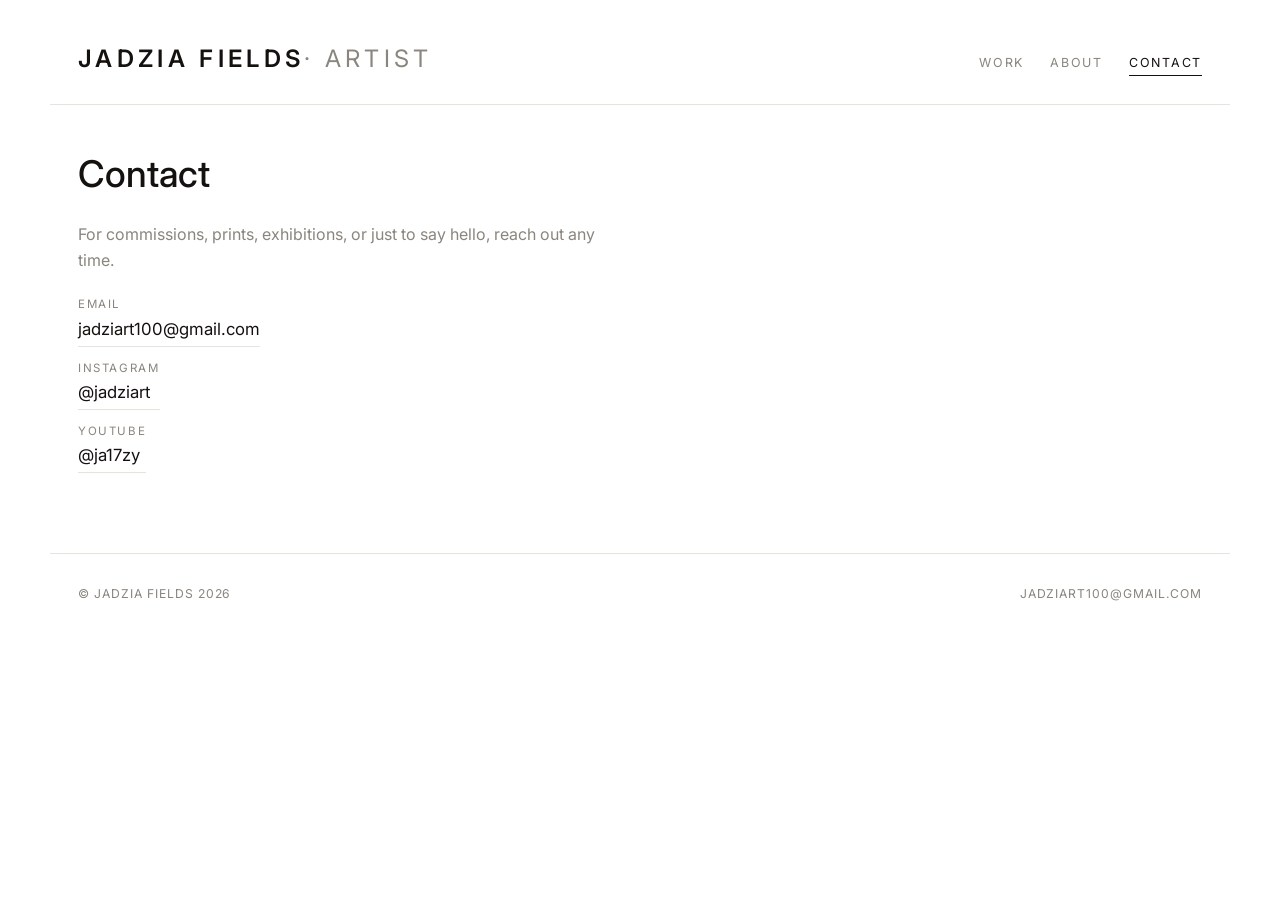
<file: contact.html>
<!DOCTYPE html>
<html lang="en">
<head>
  <meta charset="UTF-8">
  <meta name="viewport" content="width=device-width, initial-scale=1.0">
  <title>Contact — Jadzia Fields</title>
  <link rel="preconnect" href="https://fonts.googleapis.com">
  <link rel="preconnect" href="https://fonts.gstatic.com" crossorigin>
  <link href="https://fonts.googleapis.com/css2?family=Inter:wght@300;400;500;600&display=swap" rel="stylesheet">
  <link rel="stylesheet" href="style.css">
</head>
<body>
  <header>
    <a class="site-name" href="index.html">Jadzia Fields<span>· Artist</span></a>
    <nav>
      <a href="index.html">Work</a>
      <a href="about.html">About</a>
      <a href="contact.html" class="active">Contact</a>
    </nav>
  </header>

  <main>
    <div class="contact">
      <h1>Contact</h1>
      <p>For commissions, prints, exhibitions, or just to say hello, reach out any time.</p>
      <div class="contact-links">
        <a href="mailto:jadziart100@gmail.com"><span class="label">Email</span>jadziart100@gmail.com</a>
        <a href="https://www.instagram.com/jadziart" target="_blank" rel="noopener"><span class="label">Instagram</span>@jadziart</a>
        <a href="https://youtube.com/@ja17zy" target="_blank" rel="noopener"><span class="label">YouTube</span>@ja17zy</a>
      </div>
    </div>
  </main>

  <footer>
    <span>© Jadzia Fields 2026</span>
    <a href="mailto:jadziart100@gmail.com">jadziart100@gmail.com</a>
  </footer>
</body>
</html>
</file>
<file: style.css>
/* ============================================================
   Jadzia — Art Portfolio
   Minimalist gallery. White paper, black ink, one clean sans.
   Let the work speak; keep the frame quiet.
   Swap the ACCENT and fonts below to change the whole mood.
   ============================================================ */

:root {
  --bg:      #ffffff;
  --ink:     #14110f;
  --muted:   #8a857e;
  --line:    #e7e3dd;
  --accent:  #14110f;          /* used for hovers/links; keep near-black for a gallery feel */
  --wrap:    1180px;
  --font-body: "Inter", system-ui, -apple-system, "Segoe UI", sans-serif;
  --font-name: "Inter", system-ui, sans-serif;
}

* { box-sizing: border-box; margin: 0; padding: 0; }
html { scroll-behavior: smooth; }
body {
  font-family: var(--font-body);
  background: var(--bg);
  color: var(--ink);
  line-height: 1.6;
  -webkit-font-smoothing: antialiased;
}
a { color: inherit; text-decoration: none; }

/* ---------- Header / nav ---------- */
header {
  max-width: var(--wrap);
  margin: 0 auto;
  padding: 40px 28px 26px;
  display: flex;
  align-items: baseline;
  justify-content: space-between;
  flex-wrap: wrap;
  gap: 14px 24px;
  border-bottom: 1px solid var(--line);
}
.site-name {
  font-family: var(--font-name);
  font-size: 1.5rem;
  font-weight: 600;
  letter-spacing: 0.18em;
  text-transform: uppercase;
}
.site-name span { color: var(--muted); font-weight: 400; }
nav { display: flex; gap: 26px; }
nav a {
  font-size: 0.78rem;
  letter-spacing: 0.14em;
  text-transform: uppercase;
  color: var(--muted);
  padding-bottom: 2px;
  border-bottom: 1px solid transparent;
  transition: color .2s, border-color .2s;
}
nav a:hover, nav a.active { color: var(--ink); border-color: var(--ink); }

/* ---------- Main ---------- */
main { max-width: var(--wrap); margin: 0 auto; padding: 40px 28px 80px; }

.intro { max-width: 60ch; margin-bottom: 42px; }
.intro h1 {
  font-family: var(--font-name);
  font-weight: 500;
  font-size: clamp(1.6rem, 3.4vw, 2.3rem);
  letter-spacing: -0.01em;
  line-height: 1.15;
  margin-bottom: 12px;
}
.intro p { color: var(--muted); font-size: 1.02rem; }

/* ---------- Gallery (masonry via CSS columns; keeps each piece's true shape) ---------- */
.gallery { column-count: 3; column-gap: 24px; }
.piece { break-inside: avoid; margin: 0 0 30px; }
.piece a { display: block; cursor: zoom-in; }
.piece img {
  width: 100%; display: block;
  background: #f2efe9;
  transition: opacity .2s;
}
.piece a:hover img { opacity: 0.9; }
.piece figcaption {
  margin-top: 9px;
  font-size: 0.82rem;
  color: var(--muted);
  line-height: 1.45;
}
.piece .title { color: var(--ink); font-style: italic; }

/* ---------- About ---------- */
.about-grid { display: grid; grid-template-columns: 300px 1fr; gap: 48px; align-items: start; }
.about-grid img { width: 100%; background: #f2efe9; }
.about-copy h1 {
  font-family: var(--font-name);
  font-weight: 500; font-size: clamp(1.5rem, 3vw, 2rem);
  margin-bottom: 18px; letter-spacing: -0.01em;
}
.about-copy p { margin-bottom: 1em; color: #46423d; max-width: 62ch; }

/* ---------- Contact ---------- */
.contact h1 {
  font-family: var(--font-name);
  font-weight: 500; font-size: clamp(1.6rem, 3.4vw, 2.3rem);
  margin-bottom: 18px;
}
.contact p { color: var(--muted); max-width: 54ch; margin-bottom: 22px; }
.contact-links { display: flex; flex-direction: column; gap: 12px; }
.contact-links a {
  font-size: 1.05rem;
  width: fit-content;
  border-bottom: 1px solid var(--line);
  padding-bottom: 3px;
  transition: border-color .2s;
}
.contact-links a:hover { border-color: var(--ink); }
.contact-links .label { color: var(--muted); font-size: 0.72rem; letter-spacing: 0.14em; text-transform: uppercase; display: block; margin-bottom: 2px; }

/* ---------- Footer ---------- */
footer {
  max-width: var(--wrap);
  margin: 0 auto;
  padding: 30px 28px 50px;
  border-top: 1px solid var(--line);
  display: flex; justify-content: space-between; flex-wrap: wrap; gap: 10px;
  font-size: 0.76rem; letter-spacing: 0.08em; text-transform: uppercase; color: var(--muted);
}
footer a:hover { color: var(--ink); }

/* ---------- Responsive ---------- */
@media (max-width: 900px) {
  .gallery { column-count: 2; }
  .about-grid { grid-template-columns: 1fr; gap: 28px; }
  .about-grid img { max-width: 300px; }
}
@media (max-width: 560px) {
  .gallery { column-count: 1; }
  header { padding: 28px 20px 20px; }
  main { padding: 30px 20px 60px; }
  nav { gap: 18px; }
}

/* ---------- Medium filter tabs ---------- */
.filter-tabs { display: flex; flex-wrap: wrap; gap: 6px 20px; margin: 0 0 34px; border-bottom: 1px solid var(--line); padding-bottom: 14px; }
.filter-tab {
  background: none; border: 0; cursor: pointer; padding: 4px 0;
  font-family: var(--font-body);
  font-size: 0.78rem; letter-spacing: 0.14em; text-transform: uppercase;
  color: var(--muted);
  border-bottom: 2px solid transparent;
  transition: color .2s, border-color .2s;
}
.filter-tab:hover { color: var(--ink); }
.filter-tab.active { color: var(--ink); border-color: var(--ink); }
</file>
